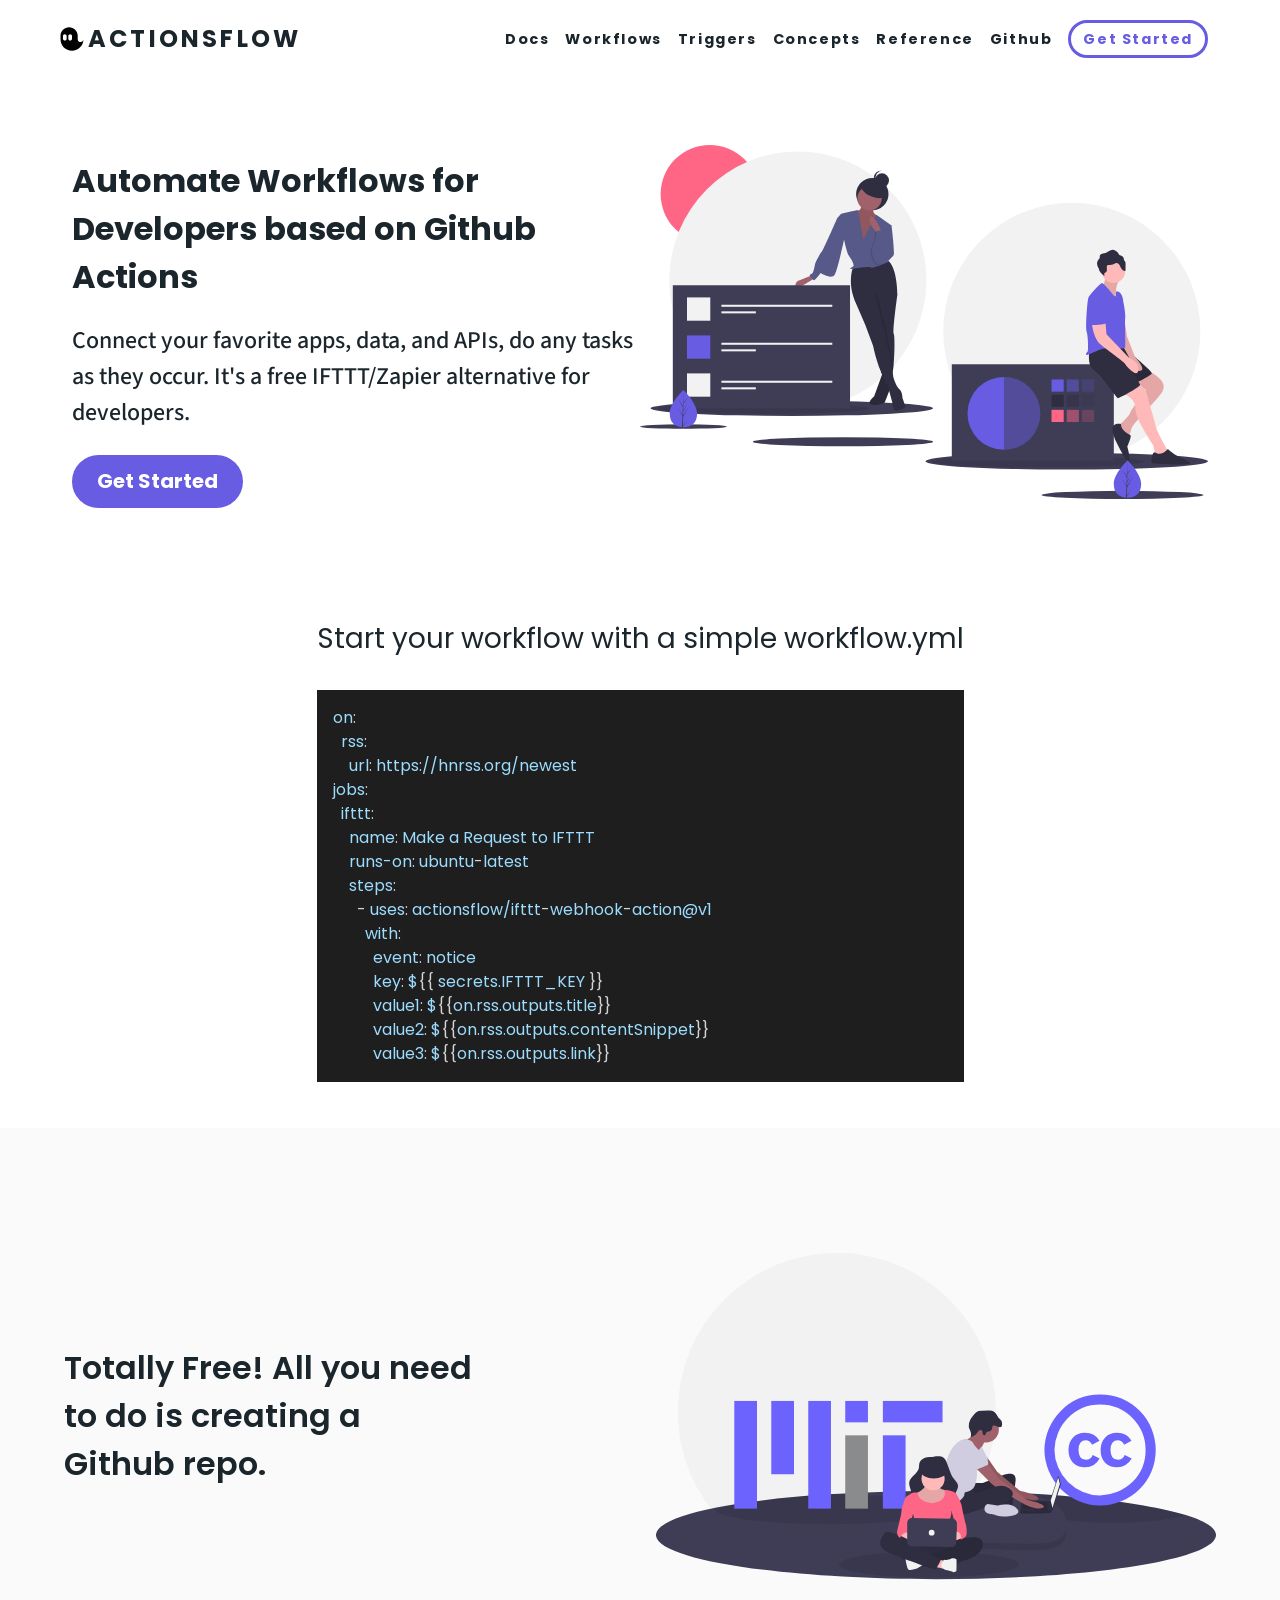
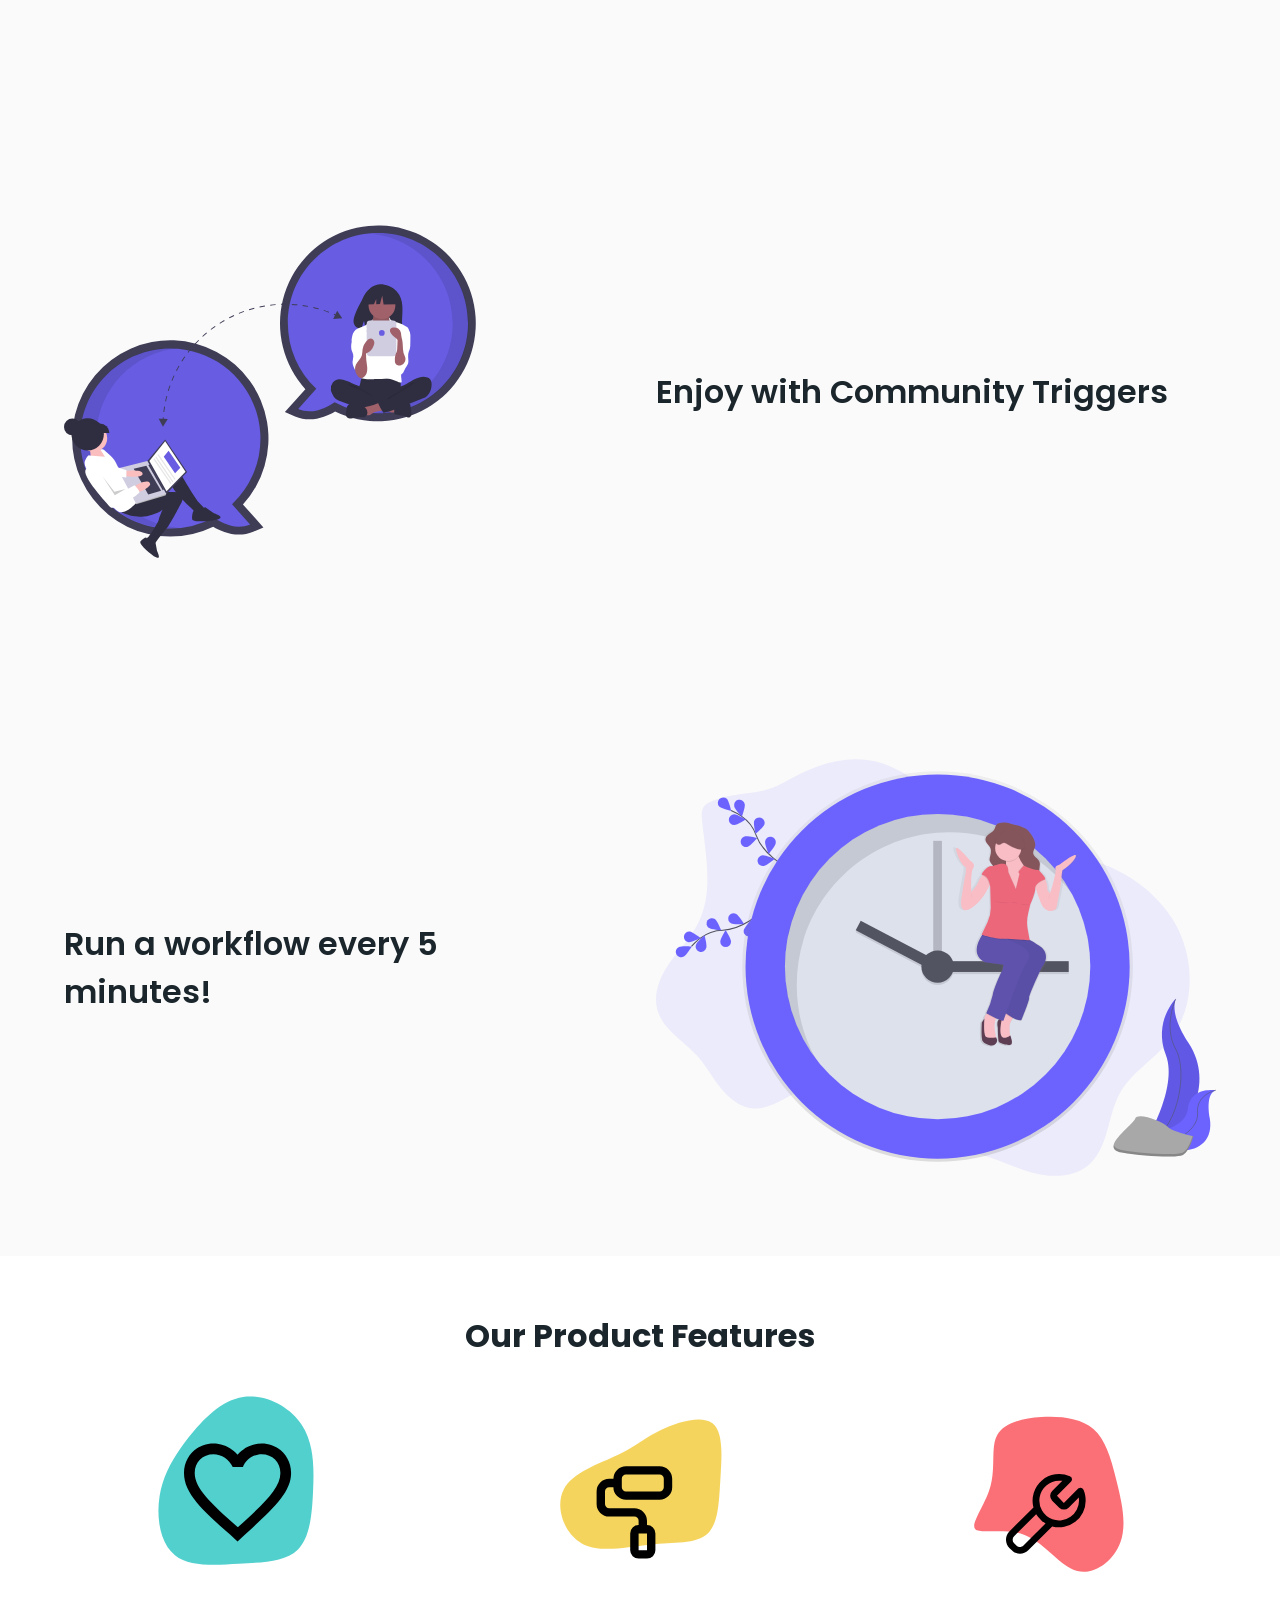
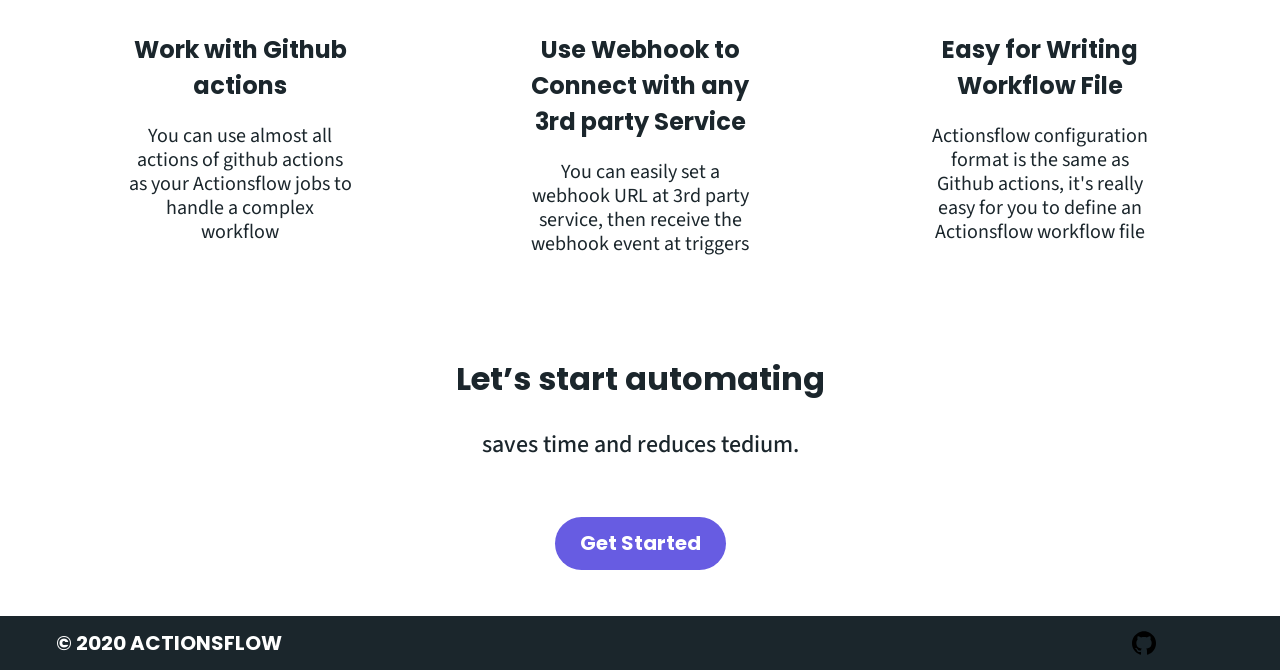
<file: index.html>
<!DOCTYPE html><html lang="en"><head><meta charSet="utf-8"/><meta http-equiv="x-ua-compatible" content="ie=edge"/><meta name="viewport" content="width=device-width, initial-scale=1, shrink-to-fit=no"/><style data-href="/styles.08ba86e901cfbb238269.css">@import url(https://fonts.googleapis.com/css?family=Poppins:300,400,500,600,700&display=swap);@import url(https://fonts.googleapis.com/css2?family=Source+Sans+Pro:wght@400;600&display=swap);.button{margin:1.5em;padding:.75em 1.25em;background-color:#675ce2;color:#fff;border-radius:2rem;border:0;font-size:1.25rem;font-weight:700;cursor:pointer}.container{background-color:#fff;padding-top:8vh}.container-main{background-color:inherit;margin:0 auto}*{font-family:Poppins,sans-serif;line-height:1.5}* blockquote,* p{font-family:Source Sans Pro,sans-serif}* blockquote{line-height:1.5rem}html{-ms-text-size-adjust:100%;overflow-x:hidden}*,:after,:before{box-sizing:border-box}body{padding:0;border:0;overflow-x:hidden;color:#1b262c;-webkit-font-smoothing:antialiased;-moz-osx-font-smoothing:grayscale}li,ul{padding:0;margin:0}article,aside,details,figcaption,figure,footer,header,main,menu,nav,section,summary{display:block}audio,canvas,progress,video{display:inline-block}a{color:#1b262c;text-decoration:none}a:hover{text-decoration:underline}a:active,a:focus,a:visited{text-decoration:none}/*! normalize.css v8.0.1 | MIT License | github.com/necolas/normalize.css */html{line-height:1.15;-webkit-text-size-adjust:100%}body{margin:0}main{display:block}h1{font-size:2em;margin:.67em 0}hr{box-sizing:content-box;height:0;overflow:visible}pre{font-family:monospace,monospace;font-size:1em}a{background-color:transparent}abbr[title]{border-bottom:none;text-decoration:underline;-webkit-text-decoration:underline dotted;text-decoration:underline dotted}b,strong{font-weight:bolder}code,kbd,samp{font-family:monospace,monospace;font-size:1em}small{font-size:80%}sub,sup{font-size:75%;line-height:0;position:relative;vertical-align:baseline}sub{bottom:-.25em}sup{top:-.5em}img{border-style:none}button,input,optgroup,select,textarea{font-family:inherit;font-size:100%;line-height:1.15;margin:0}button,input{overflow:visible}button,select{text-transform:none}[type=button],[type=reset],[type=submit],button{-webkit-appearance:button}[type=button]::-moz-focus-inner,[type=reset]::-moz-focus-inner,[type=submit]::-moz-focus-inner,button::-moz-focus-inner{border-style:none;padding:0}[type=button]:-moz-focusring,[type=reset]:-moz-focusring,[type=submit]:-moz-focusring,button:-moz-focusring{outline:1px dotted ButtonText}fieldset{padding:.35em .75em .625em}legend{box-sizing:border-box;color:inherit;display:table;max-width:100%;padding:0;white-space:normal}progress{vertical-align:baseline}textarea{overflow:auto}[type=checkbox],[type=radio]{box-sizing:border-box;padding:0}[type=number]::-webkit-inner-spin-button,[type=number]::-webkit-outer-spin-button{height:auto}[type=search]{-webkit-appearance:textfield;outline-offset:-2px}[type=search]::-webkit-search-decoration{-webkit-appearance:none}::-webkit-file-upload-button{-webkit-appearance:button;font:inherit}details{display:block}summary{display:list-item}[hidden],template{display:none}.navbar{z-index:200;position:fixed;top:0;left:0;right:0;background-color:#fff}.nav-belt{justify-content:space-between;min-height:8vh;width:100%;max-width:75rem;margin:0 auto;padding:0 1em}.logo,.nav-belt{display:flex;align-items:center}.logo{color:#1b262c;letter-spacing:.2rem;font-size:1.5rem;text-transform:uppercase;text-decoration:none;justify-content:center}.logo-image{width:2rem;height:2rem;background:url([data-uri]) no-repeat 50%;background-size:100% 100%}.nav-links{display:flex;justify-content:space-around;align-items:center;max-height:50vh;margin:0}.nav-links a{text-decoration:none;letter-spacing:.1rem;font-size:.9rem;font-weight:700;color:#1b262c}.nav-links li{list-style:none;margin-right:1rem}.nav-item-bold{border:solid;border-color:#675ce2;border-radius:2rem;padding:.25em .75em}.nav-item-bold a{color:#675ce2}.nav-item-bold:hover{background-color:#675ce2}.nav-item-bold:hover a{color:#fff}.burger{display:none}.burger div{width:1.25rem;height:.15rem;background-color:#1b262c;margin:.3em}@media only screen and (max-width:900px){.backdrop{position:fixed;height:100%;width:100%;background-color:rgba(0,0,0,.3);z-index:-100;display:none;top:0;left:0;right:0}.backdrop-active{z-index:100;display:block}.nav-links{position:absolute;top:8vh;right:0;height:92vh;background-color:#fff;display:flex;flex-direction:column;align-items:center;width:50%;transform:translateX(100%);transition:transform .3s ease-in}.nav-links li{opacity:0}.nav-item-bold{border:none;padding:0}.nav-item-bold a{color:#1b262c}.nav-item-bold:hover{background-color:#fff}.nav-item-bold:hover a{color:#1b262c}.nav-active{transform:translateX(0)}@keyframes navLinkFade{0%{opacity:0;transform:translateX(2.5rem)}to{opacity:1;transform:translateX(0)}}.nav-link-item-active{animation:navLinkFade .3s ease .3s forwards}.burger{display:block;cursor:pointer}.toggle .burger-line-1{transform:rotate(-45deg) translate(-.6rem)}.toggle .burger-line-2{opacity:0}.toggle .burger-line-3{transform:rotate(45deg) translate(-.6rem)}}@media only screen and (max-width:900px){.nav-links{width:60%}}.value-prop-content{display:grid;grid-template-columns:repeat(8,1fr);grid-template-rows:repeat(8,1fr);row-gap:.25em;padding:2em;max-width:75rem;margin:0 auto}.main-message{grid-column:span 8;grid-row:span 5;display:flex;flex-direction:column;justify-content:center;align-items:center;text-align:center}.main-message p{margin-top:0}.main-subtitle{font-size:1.5rem;font-weight:500}.main-photo{grid-column:span 8;grid-row:span 3;display:flex;flex-direction:column;justify-content:center;align-items:center;background:url(/static/main-photo-1a4959a1c24b6cd106464b65d46b7135.svg) no-repeat top;background-size:100% 100%;height:100%;padding:0;width:100%;max-width:50rem;margin:0 auto}@media only screen and (min-width:901px){.value-prop-content{margin:2rem auto 3rem}.main-message,.main-photo{grid-column:span 4;grid-row:span 8}.main-message{align-items:flex-start;text-align:left}.main-message button{margin:0}}.social-proof{background-color:#f4eeff}.social-proof-icons{display:flex;justify-content:center;align-items:center;flex-wrap:wrap;margin:0 auto;padding:2em}.social-proof-icons div{width:4rem;height:3rem;margin:.3em 1.5em}.facebook{background:url([data-uri]) no-repeat 50%;background-size:100% 75%}.google{background:url([data-uri]) no-repeat 50%;background-size:100% 75%}.uber{background:url([data-uri]) no-repeat 50%;background-size:100% 75%}.apple{background:url([data-uri]) no-repeat 50%;background-size:100% 75%}.twitter{background:url([data-uri]) no-repeat 50%;background-size:100% 75%}.product-benefits{background-color:hsla(0,0%,94.9%,.4);padding:1em 0}.product-benefits-group{max-width:75rem;margin:0 auto;display:grid;grid-template-columns:repeat(8,1fr);grid-template-rows:repeat(6,minmax(10rem,1fr));grid-gap:2em;align-items:center;justify-items:center;width:90%}.product-benefit-1-tagline{grid-row:1/2;grid-column:span 8;font-size:2rem;font-weight:600;width:100%}.product-benefit-1-image{grid-row:2/3;grid-column:span 8;background:url(/static/ben1-8d43ab9744ffc0172d0564b8058ff46e.svg) no-repeat 50%;background-size:100% 100%;width:100%;height:100%}.product-benefit-2-tagline{grid-row:3/4;grid-column:1/9;font-size:2rem;font-weight:600;width:100%}.product-benefit-2-image{grid-row:4/5;grid-column:span 8;background:url(/static/ben2-eaeb4c40b27376f05bc7d4d643813582.svg) no-repeat 50%;background-size:contain;width:100%;height:100%}.product-benefit-3-tagline{grid-row:5/6;grid-column:span 8;font-size:2rem;font-weight:600;width:100%}.product-benefit-3-image{grid-row:6/7;grid-column:span 8;background:url(/static/ben3-30fbb50df40be2394f9663568ab87114.svg) no-repeat 50%;background-size:contain;width:100%;height:100%}@media only screen and (min-width:751px){.product-benefit-1-tagline{grid-row:1/3;grid-column:1/4}.product-benefit-1-image{grid-row:1/3;grid-column:5/9}.product-benefit-2-tagline{grid-row:3/5;grid-column:5/9}.product-benefit-2-image{grid-row:3/5;grid-column:1/4}.product-benefit-3-tagline{grid-row:5/7;grid-column:1/4}.product-benefit-3-image{grid-row:5/7;grid-column:5/9}}@media only screen and (min-width:1200px){.product-benefits-group{grid-template-rows:repeat(6,minmax(16rem,1fr))}}.product-features{background-color:#fff;margin:3.5rem auto;text-align:center}.product-features h2{font-size:1.25em}.product-features p{font-size:1.25rem}.core-features{display:flex;flex-direction:column;align-items:center;justify-content:center}.core-features p{line-height:1.2}.core-feature-1-image{position:relative}.icon-hearbeat{position:absolute;top:25%;left:25%;z-index:100;animation-name:heartbeat2;animation-duration:1s;animation-timing-function:ease-in-out;animation-iteration-count:infinite;transform-origin:center center}@keyframes heartbeat2{0%{transform:scale(1);transform-origin:center center;animation-timing-function:ease-out}10%{transform:scale(.91);animation-timing-function:ease-in}17%{transform:scale(.98);animation-timing-function:ease-out}33%{transform:scale(.87);animation-timing-function:ease-in}45%{transform:scale(1);animation-timing-function:ease-out}}.icon-paint{position:absolute;top:35%;left:25%;z-index:100;animation:painting 3s ease-in-out infinite alternate}.core-feature-2-image{position:relative}.icon-wrench{position:absolute;top:40%;left:35%;z-index:100;animation:wrench-rotate 1s steps(3) infinite alternate;transform-origin:right}@keyframes wrench-rotate{0%{transform:rotate(0deg)}to{transform:rotate(35deg)}}.core-feature-3-image{position:relative}@keyframes painting{0%{transform:translate(0)}50%{transform:translateY(20px)}to{transform:translateY(-10px)}}@media only screen and (min-width:751px){.core-features{flex-direction:row;align-items:center;justify-content:space-around}.core-features h2{font-size:1.25rem}.core-features p{font-size:1rem}.core-feature-1,.core-feature-2,.core-feature-3{max-width:16rem;max-height:30rem;padding:0 2em}}@media only screen and (min-width:901px){.core-features{max-width:75rem;margin:0 auto}.core-features h2{font-size:1.5rem}.core-features p{font-size:1.25rem}.core-feature-1,.core-feature-2,.core-feature-3{padding:0 1em}}.testimonials{background-color:hsla(0,0%,94.9%,.4);text-align:center;margin:0 auto;padding:1em 0}.testimonials h1{padding:1em}.testimonials p{font-weight:600;margin:0 auto;width:80%}.testimonials blockquote{margin-top:.5em;padding:.25em;font-weight:400}.testimonial-group{display:flex;flex-direction:column;justify-content:space-around;max-width:75rem}.testimonial-card-1,.testimonial-card-2,.testimonial-card-3{background-color:#fff;max-width:16rem;height:35rem;margin:1rem auto;border-radius:4rem;display:flex;flex-direction:column;justify-content:center;align-items:center;box-shadow:0 .25rem .5rem 0 rgba(0,0,0,.2);transition:.3s}.testimonial-card-1:hover,.testimonial-card-2:hover,.testimonial-card-3:hover{box-shadow:0 .5rem 1rem 0 rgba(0,0,0,.2)}.testimonial-1-photo{background:url([data-uri]) no-repeat 50%;background-size:cover}.testimonial-1-photo,.testimonial-2-photo{height:50%;width:100%;border-radius:4rem 4rem 0 0}.testimonial-2-photo{background:url([data-uri]) no-repeat 50%;background-size:cover}.testimonial-3-photo{background:url([data-uri]) no-repeat 50%;background-size:cover;height:50%;width:100%;border-radius:4rem 4rem 0 0}.testimonial-1-message,.testimonial-2-message,.testimonial-3-message{height:50%}.testimonial-1-content,.testimonial-2-content,.testimonial-3-content{margin:2rem;text-align:left;content:""}.testimonial-1-content:before,.testimonial-2-content:before,.testimonial-3-content:before{content:open-quote;display:inline;color:#675ce2;font-size:1.5em}.testimonial-1-content:after,.testimonial-2-content:after,.testimonial-3-content:after{content:close-quote;display:inline;color:#675ce2;font-size:1.5em}@media only screen and (min-width:751px){.testimonial-group{margin:0 auto;flex-direction:row;justify-content:space-around;align-items:space-around}.testimonial-card-1,.testimonial-card-2,.testimonial-card-3{max-width:14rem;height:40rem}}@media only screen and (min-width:901px){.testimonial-card-1,.testimonial-card-2,.testimonial-card-3{max-width:16rem;height:35rem}}.cta{background-color:#fff;text-align:center;margin:0 auto;padding:1em}.cta p{font-size:1.5rem;font-weight:500}.footer{background-color:#1b262c}.footer-belt{display:flex;height:6vh;justify-content:space-between;align-items:center;padding:0 1em;max-width:75rem;margin:0 auto}.company-sign{text-transform:uppercase;font-size:1.25rem;font-weight:700;color:#fff}.social-media{display:flex;justify-content:space-around;min-width:6rem}.social-facebook{background:url([data-uri]) no-repeat 50%;background-size:100% 100%}.social-facebook,.social-github{height:1.5rem;width:1.5rem;font-size:0;margin:0 .25em}.social-github{background:url([data-uri]) no-repeat 50%;background-size:100% 100%}.social-twitter{background:url([data-uri]) no-repeat 50%;background-size:100% 100%}.social-instagram,.social-twitter{height:1.5rem;width:1.5rem;font-size:0;margin:0 .25em}.social-instagram{background:url([data-uri]) no-repeat 50%;background-size:100% 100%}@media only screen and (min-width:640px){.social-media{min-width:10rem}.social-facebook,.social-instagram,.social-twitter{background-size:100% 100%;height:2rem;width:2rem;font-size:0;margin:0 .75em}}@media only screen and (max-width:from-phone-md){.social-media{min-width:10rem}.social-facebook,.social-instagram,.social-twitter{background-size:100% 100%;height:2rem;width:2rem;font-size:0;margin:0 .75em}}</style><meta name="generator" content="Gatsby 2.26.1"/><title data-react-helmet="true">Actionsflow - Connect your APIs, automate your work for developers</title><meta data-react-helmet="true" name="description" content="A free IFTTT/Zapier alternative for developers, Actionsflow helps you to automate workflows. With Actionsflow, you can connect your favorite apps, data, and APIs, receive notifications of actions as they occur, sync files, collect data, and more."/><meta data-react-helmet="true" property="og:title" content="Actionsflow - Connect your APIs, automate your work for developers"/><meta data-react-helmet="true" property="og:description" content="A free IFTTT/Zapier alternative for developers, Actionsflow helps you to automate workflows. With Actionsflow, you can connect your favorite apps, data, and APIs, receive notifications of actions as they occur, sync files, collect data, and more."/><meta data-react-helmet="true" property="og:type" content="website"/><meta data-react-helmet="true" name="twitter:card" content="summary"/><meta data-react-helmet="true" name="twitter:creator" content="@theowenyoung"/><meta data-react-helmet="true" name="twitter:title" content="Actionsflow - Connect your APIs, automate your work for developers"/><meta data-react-helmet="true" name="twitter:description" content="A free IFTTT/Zapier alternative for developers, Actionsflow helps you to automate workflows. With Actionsflow, you can connect your favorite apps, data, and APIs, receive notifications of actions as they occur, sync files, collect data, and more."/><link rel="icon" href="/favicon.svg?v=06f31aa1eccf196c72ce4dcc07fd2ca6" type="image/svg+xml"/><link rel="icon" href="/favicon-32x32.png?v=06f31aa1eccf196c72ce4dcc07fd2ca6" type="image/png"/><link rel="manifest" href="/manifest.webmanifest" crossorigin="anonymous"/><meta name="theme-color" content="#675CE2"/><link rel="apple-touch-icon" sizes="48x48" href="/icons/icon-48x48.png?v=06f31aa1eccf196c72ce4dcc07fd2ca6"/><link rel="apple-touch-icon" sizes="72x72" href="/icons/icon-72x72.png?v=06f31aa1eccf196c72ce4dcc07fd2ca6"/><link rel="apple-touch-icon" sizes="96x96" href="/icons/icon-96x96.png?v=06f31aa1eccf196c72ce4dcc07fd2ca6"/><link rel="apple-touch-icon" sizes="144x144" href="/icons/icon-144x144.png?v=06f31aa1eccf196c72ce4dcc07fd2ca6"/><link rel="apple-touch-icon" sizes="192x192" href="/icons/icon-192x192.png?v=06f31aa1eccf196c72ce4dcc07fd2ca6"/><link rel="apple-touch-icon" sizes="256x256" href="/icons/icon-256x256.png?v=06f31aa1eccf196c72ce4dcc07fd2ca6"/><link rel="apple-touch-icon" sizes="384x384" href="/icons/icon-384x384.png?v=06f31aa1eccf196c72ce4dcc07fd2ca6"/><link rel="apple-touch-icon" sizes="512x512" href="/icons/icon-512x512.png?v=06f31aa1eccf196c72ce4dcc07fd2ca6"/><link rel="sitemap" type="application/xml" href="/sitemap.xml"/><link as="script" rel="preload" href="/webpack-runtime-bb8c674c9d2f89561b2d.js"/><link as="script" rel="preload" href="/framework-dbb498007a7447f28d8e.js"/><link as="script" rel="preload" href="/app-8dcefb6e5b3e4e65d7e7.js"/><link as="script" rel="preload" href="/styles-e9d24b1846c7d6eb9685.js"/><link as="script" rel="preload" href="/e50e9c162871c1d91fba5ce567a5656e16dc6783-72fe480a0137e458e101.js"/><link as="script" rel="preload" href="/component---src-pages-index-js-31d93aeb607afc508c26.js"/><link as="fetch" rel="preload" href="/page-data/index/page-data.json" crossorigin="anonymous"/><link as="fetch" rel="preload" href="/page-data/sq/d/3649515864.json" crossorigin="anonymous"/><link as="fetch" rel="preload" href="/page-data/sq/d/63159454.json" crossorigin="anonymous"/><link as="fetch" rel="preload" href="/page-data/app-data.json" crossorigin="anonymous"/></head><body><div id="___gatsby"><div style="outline:none" tabindex="-1" id="gatsby-focus-wrapper"><header><div role="button" class="backdrop"></div><nav class="navbar"><div class="nav-belt"><div><h4><a aria-current="page" class="logo" href="/"><div class="logo-image"></div>Actionsflow</a></h4></div><ul class="nav-links"><li class="nav-link-item"><a href="https://actionsflow.github.io/docs/">Docs</a></li><li class="nav-link-item"><a href="https://github.com/actionsflow/awesome-actionsflow">Workflows</a></li><li class="nav-link-item"><a href="https://actionsflow.github.io/docs/triggers/#triggers-list">Triggers</a></li><li class="nav-link-item"><a href="https://actionsflow.github.io/docs/concepts/">Concepts</a></li><li class="nav-link-item"><a href="https://actionsflow.github.io/docs/reference/">Reference</a></li><li class="nav-link-item"><a target="_blank" rel="nofollow noopener noreferrer" href="https://github.com/actionsflow/actionsflow">Github</a></li><li class="nav-link-item nav-item-bold"><a href="/docs/getting-started/">Get Started</a></li></ul><div class="burger"><div class="burger-line-1"></div><div class="burger-line-2"></div><div class="burger-line-3"></div></div></div></nav></header><div class="container"><main class="container-main"><section class="value-prop"><div class="value-prop-content"><div class="main-message"><h1>Automate Workflows for Developers based on Github Actions</h1><p class="main-subtitle">Connect your favorite apps, data, and APIs, do any tasks as they occur. It&#x27;s a free IFTTT/Zapier alternative for developers.</p><a href="/docs/"><button class="button">Get Started</button></a></div><div class="main-photo"></div></div></section><section class="sc-bdfBwQ cIKpxU"><div class="sc-gsTCUz bhdLno"><div class="sc-jSgupP ckDfJz">Start your workflow with a simple workflow.yml</div><pre class="sc-dlfnbm bcaJjD prism-code language-yaml" style="color:#9CDCFE;background-color:#1E1E1E"><div class="sc-hKgILt gTLZXx token-line" style="color:#9CDCFE"><span class="sc-eCssSg hmocIu"><span class="token key atrule">on</span><span class="token punctuation" style="color:rgb(212, 212, 212)">:</span><span class="token plain"></span></span></div><div class="sc-hKgILt gTLZXx token-line" style="color:#9CDCFE"><span class="sc-eCssSg hmocIu"><span class="token plain">  </span><span class="token key atrule">rss</span><span class="token punctuation" style="color:rgb(212, 212, 212)">:</span><span class="token plain"></span></span></div><div class="sc-hKgILt gTLZXx token-line" style="color:#9CDCFE"><span class="sc-eCssSg hmocIu"><span class="token plain">    </span><span class="token key atrule">url</span><span class="token punctuation" style="color:rgb(212, 212, 212)">:</span><span class="token plain"> https</span><span class="token punctuation" style="color:rgb(212, 212, 212)">:</span><span class="token plain">//hnrss.org/newest</span></span></div><div class="sc-hKgILt gTLZXx token-line" style="color:#9CDCFE"><span class="sc-eCssSg hmocIu"><span class="token plain"></span><span class="token key atrule">jobs</span><span class="token punctuation" style="color:rgb(212, 212, 212)">:</span><span class="token plain"></span></span></div><div class="sc-hKgILt gTLZXx token-line" style="color:#9CDCFE"><span class="sc-eCssSg hmocIu"><span class="token plain">  </span><span class="token key atrule">ifttt</span><span class="token punctuation" style="color:rgb(212, 212, 212)">:</span><span class="token plain"></span></span></div><div class="sc-hKgILt gTLZXx token-line" style="color:#9CDCFE"><span class="sc-eCssSg hmocIu"><span class="token plain">    </span><span class="token key atrule">name</span><span class="token punctuation" style="color:rgb(212, 212, 212)">:</span><span class="token plain"> Make a Request to IFTTT</span></span></div><div class="sc-hKgILt gTLZXx token-line" style="color:#9CDCFE"><span class="sc-eCssSg hmocIu"><span class="token plain">    </span><span class="token key atrule">runs-on</span><span class="token punctuation" style="color:rgb(212, 212, 212)">:</span><span class="token plain"> ubuntu</span><span class="token punctuation" style="color:rgb(212, 212, 212)">-</span><span class="token plain">latest</span></span></div><div class="sc-hKgILt gTLZXx token-line" style="color:#9CDCFE"><span class="sc-eCssSg hmocIu"><span class="token plain">    </span><span class="token key atrule">steps</span><span class="token punctuation" style="color:rgb(212, 212, 212)">:</span><span class="token plain"></span></span></div><div class="sc-hKgILt gTLZXx token-line" style="color:#9CDCFE"><span class="sc-eCssSg hmocIu"><span class="token plain">      </span><span class="token punctuation" style="color:rgb(212, 212, 212)">-</span><span class="token plain"> </span><span class="token key atrule">uses</span><span class="token punctuation" style="color:rgb(212, 212, 212)">:</span><span class="token plain"> actionsflow/ifttt</span><span class="token punctuation" style="color:rgb(212, 212, 212)">-</span><span class="token plain">webhook</span><span class="token punctuation" style="color:rgb(212, 212, 212)">-</span><span class="token plain">action@v1</span></span></div><div class="sc-hKgILt gTLZXx token-line" style="color:#9CDCFE"><span class="sc-eCssSg hmocIu"><span class="token plain">        </span><span class="token key atrule">with</span><span class="token punctuation" style="color:rgb(212, 212, 212)">:</span><span class="token plain"></span></span></div><div class="sc-hKgILt gTLZXx token-line" style="color:#9CDCFE"><span class="sc-eCssSg hmocIu"><span class="token plain">          </span><span class="token key atrule">event</span><span class="token punctuation" style="color:rgb(212, 212, 212)">:</span><span class="token plain"> notice</span></span></div><div class="sc-hKgILt gTLZXx token-line" style="color:#9CDCFE"><span class="sc-eCssSg hmocIu"><span class="token plain">          </span><span class="token key atrule">key</span><span class="token punctuation" style="color:rgb(212, 212, 212)">:</span><span class="token plain"> $</span><span class="token punctuation" style="color:rgb(212, 212, 212)">{</span><span class="token punctuation" style="color:rgb(212, 212, 212)">{</span><span class="token plain"> secrets.IFTTT_KEY </span><span class="token punctuation" style="color:rgb(212, 212, 212)">}</span><span class="token punctuation" style="color:rgb(212, 212, 212)">}</span><span class="token plain"></span></span></div><div class="sc-hKgILt gTLZXx token-line" style="color:#9CDCFE"><span class="sc-eCssSg hmocIu"><span class="token plain">          </span><span class="token key atrule">value1</span><span class="token punctuation" style="color:rgb(212, 212, 212)">:</span><span class="token plain"> $</span><span class="token punctuation" style="color:rgb(212, 212, 212)">{</span><span class="token punctuation" style="color:rgb(212, 212, 212)">{</span><span class="token plain">on.rss.outputs.title</span><span class="token punctuation" style="color:rgb(212, 212, 212)">}</span><span class="token punctuation" style="color:rgb(212, 212, 212)">}</span><span class="token plain"></span></span></div><div class="sc-hKgILt gTLZXx token-line" style="color:#9CDCFE"><span class="sc-eCssSg hmocIu"><span class="token plain">          </span><span class="token key atrule">value2</span><span class="token punctuation" style="color:rgb(212, 212, 212)">:</span><span class="token plain"> $</span><span class="token punctuation" style="color:rgb(212, 212, 212)">{</span><span class="token punctuation" style="color:rgb(212, 212, 212)">{</span><span class="token plain">on.rss.outputs.contentSnippet</span><span class="token punctuation" style="color:rgb(212, 212, 212)">}</span><span class="token punctuation" style="color:rgb(212, 212, 212)">}</span><span class="token plain"></span></span></div><div class="sc-hKgILt gTLZXx token-line" style="color:#9CDCFE"><span class="sc-eCssSg hmocIu"><span class="token plain">          </span><span class="token key atrule">value3</span><span class="token punctuation" style="color:rgb(212, 212, 212)">:</span><span class="token plain"> $</span><span class="token punctuation" style="color:rgb(212, 212, 212)">{</span><span class="token punctuation" style="color:rgb(212, 212, 212)">{</span><span class="token plain">on.rss.outputs.link</span><span class="token punctuation" style="color:rgb(212, 212, 212)">}</span><span class="token punctuation" style="color:rgb(212, 212, 212)">}</span></span></div></pre></div></section><section class="product-benefits"><div class="product-benefits-group"><div class="product-benefit-1-tagline">Totally Free! All you need to do is creating a Github repo.</div><div class="product-benefit-1-image"></div><div class="product-benefit-2-tagline">Enjoy with Community Triggers</div><div class="product-benefit-2-image"></div><div class="product-benefit-3-tagline">Run a workflow every 5 minutes!</div><div class="product-benefit-3-image"></div></div></section><section class="product-features"><h1>Our Product Features</h1><div class="core-features"><div class="core-feature-1"><div class="core-feature-1-image"><svg class="background-feature-1" viewBox="0 0 200 200" xmlns="http://www.w3.org/2000/svg"><path fill-opacity="0.7" fill="#08BDBA" d="M55.2,-60.8C66.2,-44.2,66.2,-22.1,65.2,-1C64.2,20.2,62.3,40.3,51.3,50.8C40.3,61.3,20.2,62,-1.2,63.2C-22.5,64.4,-45.1,66,-58.1,55.5C-71.2,45.1,-74.9,22.5,-71.8,3C-68.8,-16.4,-59,-32.9,-46,-49.5C-32.9,-66.1,-16.4,-83,2.8,-85.8C22.1,-88.6,44.2,-77.5,55.2,-60.8Z" transform="translate(100 100)"></path></svg><svg version="1.1" class="icon-hearbeat" xmlns="http://www.w3.org/2000/svg" viewBox="0 0 800 800"><path d="M369.75,21.675c-43.35,0-86.7,20.4-114.75,53.55c-28.05-33.15-71.4-53.55-114.75-53.55C61.2,21.675,0,82.875,0,161.925 c0,96.9,86.7,175.95,219.3,293.25l35.7,33.15l35.7-33.15c130.05-119.85,219.3-198.9,219.3-293.25 C510,82.875,448.8,21.675,369.75,21.675z M257.55,419.475H255l-2.55-2.55C130.05,307.274,51,235.875,51,161.925 c0-51,38.25-89.25,89.25-89.25c38.25,0,76.5,25.5,91.8,61.2h48.45c12.75-35.7,51-61.2,89.25-61.2c51,0,89.25,38.25,89.25,89.25 C459,235.875,379.95,307.274,257.55,419.475z"></path></svg></div><h2><a href="https://github.com/marketplace?type=actions">Work with Github actions</a></h2><p>You can use almost all actions of github actions as your Actionsflow jobs to handle a complex workflow</p></div><div class="core-feature-3"><div class="core-feature-3-image"><svg viewBox="0 20 180 180" xmlns="http://www.w3.org/2000/svg"><path fill="#F1C21B" fill-opacity="0.7" d="M48.2,-46.1C57.2,-39.2,55.7,-19.6,54.6,-1.1C53.5,17.5,53,35,44,43C35,51.1,17.5,49.6,-1.9,51.5C-21.2,53.4,-42.5,58.5,-56.8,50.5C-71.1,42.5,-78.5,21.2,-71.3,7.2C-64.1,-6.8,-42.3,-13.6,-28,-20.5C-13.6,-27.3,-6.8,-34.1,6.4,-40.5C19.6,-46.9,39.2,-52.9,48.2,-46.1Z" transform="translate(100 100)"></path></svg><svg class="icon-paint" xmlns="http://www.w3.org/2000/svg" viewBox="0 0 40 40"><path d="M18 1h-8a3 3 0 0 0-3 3H6a3 3 0 0 0-3 3v3a3 3 0 0 0 3 3h6a1 1 0 0 1 1 1v1a2 2 0 0 0-2 2v4a2 2 0 0 0 2 2h2a2 2 0 0 0 2-2v-4a2 2 0 0 0-2-2v-1a3 3 0 0 0-3-3H6a1 1 0 0 1-1-1V7a1 1 0 0 1 1-1h1a3 3 0 0 0 3 3h8a3 3 0 0 0 3-3V4a3 3 0 0 0-3-3zm-3 16v4h-2v-4zm4-11a1 1 0 0 1-1 1h-8a1 1 0 0 1-1-1V4a1 1 0 0 1 1-1h8a1 1 0 0 1 1 1z"></path></svg></div><h2><a href="https://actionsflow.github.io/docs/webhook/">Use Webhook to Connect with any 3rd party Service</a></h2><p>You can easily set a webhook URL at 3rd party service, then receive the webhook event at triggers</p></div><div class="core-feature-2"><div class="core-feature-1-image"><svg viewBox="0 0 200 200" xmlns="http://www.w3.org/2000/svg"><path fill="#FA4D56" fill-opacity="0.8" d="M47.7,-57.2C59,-47.3,63.6,-29.7,68.3,-10.9C72.9,7.9,77.8,27.8,71.7,44.2C65.6,60.7,48.6,73.6,33.3,69.7C18.1,65.7,4.7,44.8,-13.2,37.7C-31.1,30.5,-53.5,37.2,-57.9,32.2C-62.3,27.2,-48.6,10.5,-44.1,-6.5C-39.6,-23.5,-44.1,-40.7,-38.3,-51.5C-32.5,-62.4,-16.2,-66.7,1,-67.9C18.2,-69,36.3,-67,47.7,-57.2Z" transform="translate(100 100)"></path></svg><svg class="icon-wrench" viewBox="0 0 700 700" xmlns="http://www.w3.org/2000/svg"><path d="M0 316c0 15 6 29 16 40l12 11c10 11 24 16 39 16s29-5 40-16l115-115a128 128 0 0 0 161-124c0-18-3-35-10-51l-1-1v-1l-1-2-1-1-1-1-2-1-1-1-1-1-1-1h-3l-2-1h-3l-2 1h-1l-2 1h-1l-1 1-2 1-1 1-68 68-33-34 67-68 1-1 1-1 1-2 1-1v-2l1-1v-1-2-1-2l-1-2v-1l-1-1v-2l-1-1-1-1-1-1-2-1-1-1-1-1h-1a128 128 0 0 0-175 150L16 276a56 56 0 0 0-16 40zM255 32l16 1-49 49a32 32 0 0 0 0 46l34 34a32 32 0 0 0 45 0l49-49 1 15a96 96 0 0 1-128 90 96 96 0 0 1 32-186zM39 299l106-106 1 2 6 8 3 4c6 8 13 15 21 22l4 2 9 6 1 1L84 344c-9 9-25 10-34 0l-11-11a24 24 0 0 1 0-34zm0 0"></path></svg></div><h2><a href="https://actionsflow.github.io/docs/workflow/">Easy for Writing Workflow File</a></h2><p>Actionsflow configuration format is the same as Github actions, it&#x27;s really easy for you to define an Actionsflow workflow file</p></div></div></section><section class="cta"><h1>Let’s start automating</h1><p>saves time and reduces tedium.</p><a href="/docs/"><button class="button">Get Started</button></a></section></main><footer class="footer"><div class="footer-belt"><div class="company-sign">© 2020 <!-- -->Actionsflow</div><div class="social-media"><a href="https://github.com/actionsflow/actionsflow"><div class="social-github">Github</div></a></div></div></footer></div></div><div id="gatsby-announcer" style="position:absolute;top:0;width:1px;height:1px;padding:0;overflow:hidden;clip:rect(0, 0, 0, 0);white-space:nowrap;border:0" aria-live="assertive" aria-atomic="true"></div></div><script id="gatsby-script-loader">/*<![CDATA[*/window.pagePath="/";/*]]>*/</script><script id="gatsby-chunk-mapping">/*<![CDATA[*/window.___chunkMapping={"polyfill":["/polyfill-ca8adf9770cfeec4c092.js"],"app":["/app-8dcefb6e5b3e4e65d7e7.js"],"component---cache-caches-gatsby-plugin-offline-app-shell-js":["/component---cache-caches-gatsby-plugin-offline-app-shell-js-b0556ce5127c1a3e2490.js"],"component---src-pages-404-js":["/component---src-pages-404-js-d734a42d74c09f62b3d7.js"],"component---src-pages-index-js":["/component---src-pages-index-js-31d93aeb607afc508c26.js"]};/*]]>*/</script><script src="/polyfill-ca8adf9770cfeec4c092.js" nomodule=""></script><script src="/component---src-pages-index-js-31d93aeb607afc508c26.js" async=""></script><script src="/e50e9c162871c1d91fba5ce567a5656e16dc6783-72fe480a0137e458e101.js" async=""></script><script src="/styles-e9d24b1846c7d6eb9685.js" async=""></script><script src="/app-8dcefb6e5b3e4e65d7e7.js" async=""></script><script src="/framework-dbb498007a7447f28d8e.js" async=""></script><script src="/webpack-runtime-bb8c674c9d2f89561b2d.js" async=""></script></body></html>
</file>
